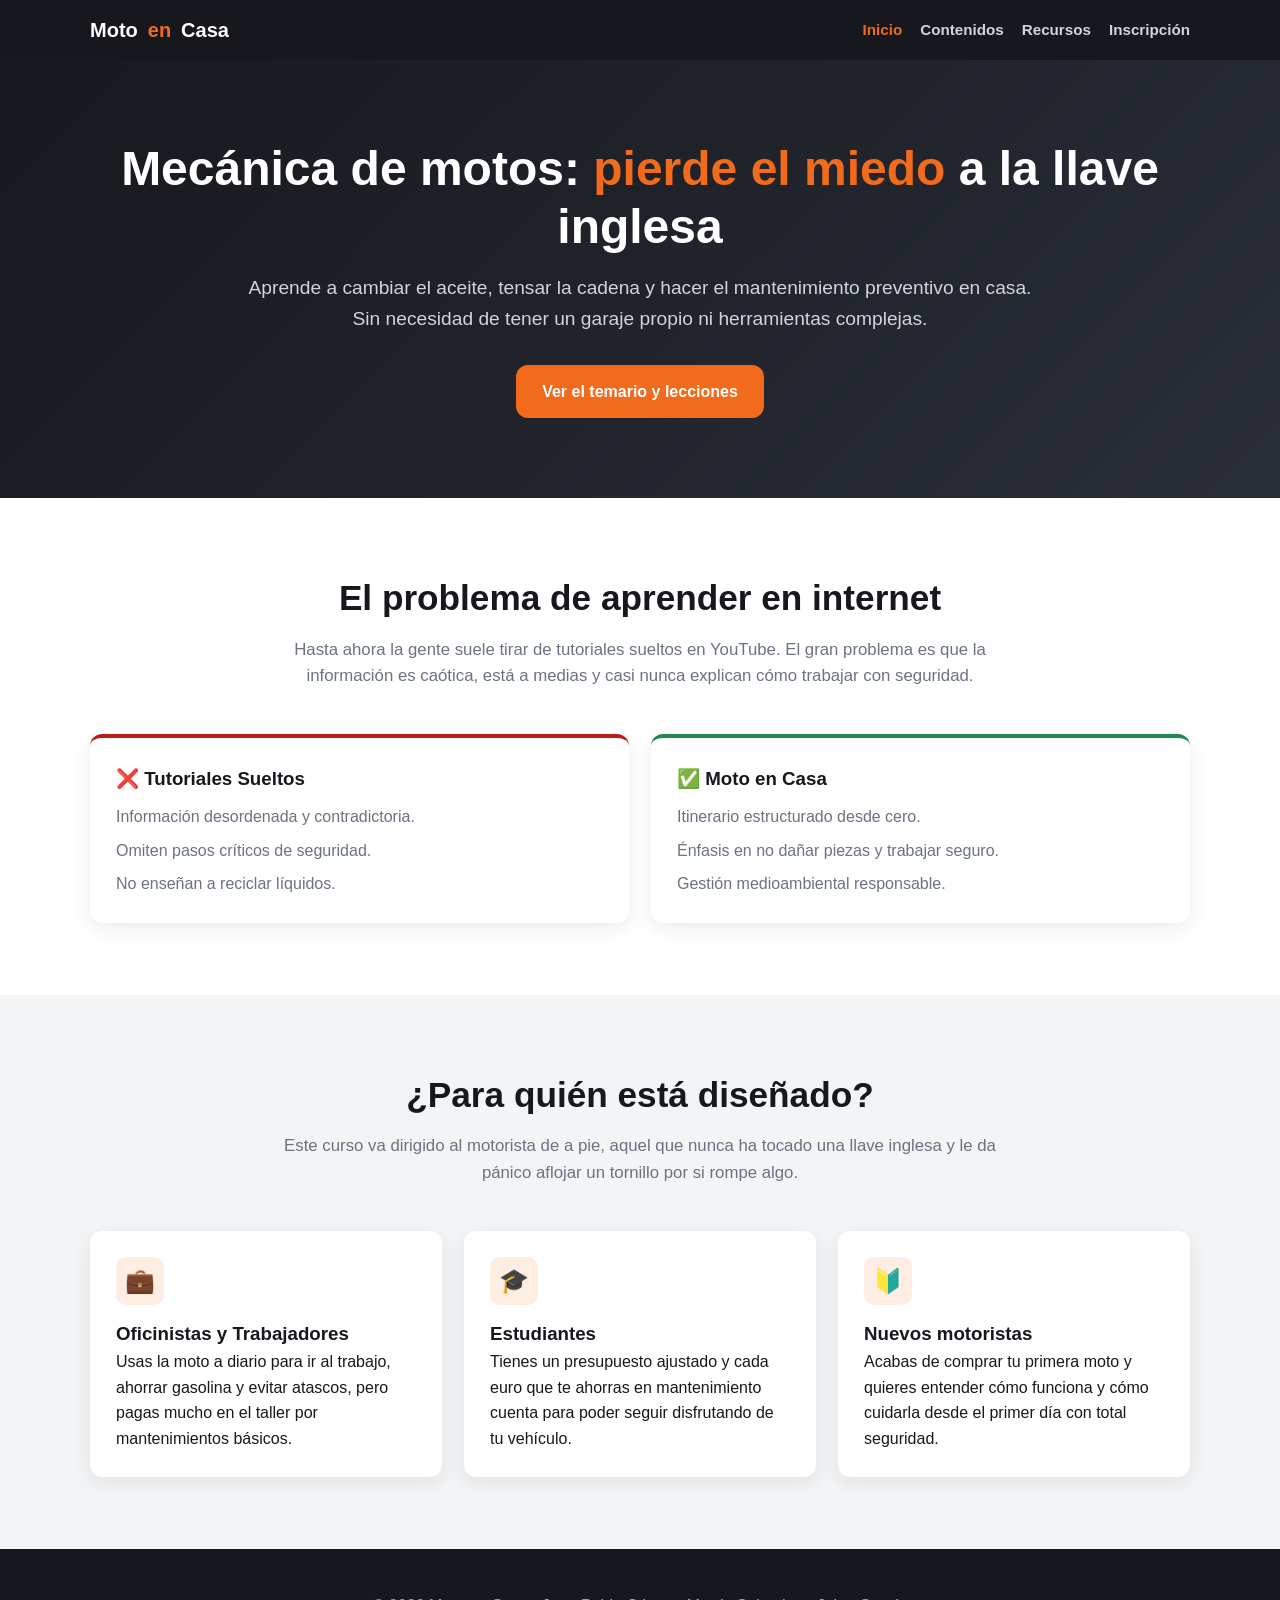
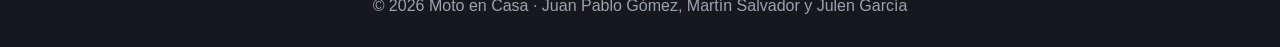
<file: index.html>
<!DOCTYPE html>
<html lang="es">
<head>
  <meta charset="UTF-8">
  <title>Moto en Casa | Inicio</title>
  <link rel="stylesheet" href="estilos.css">
</head>
<body>
  <header class="principal">
    <div class="contenedor">
      <a href="index.html" class="logo">Moto<span>en</span>Casa</a>
      <nav>
        <ul>
          <li><a href="index.html" class="activo">Inicio</a></li>
          <li><a href="contenidos.html">Contenidos</a></li>
          <li><a href="recursos.html">Recursos</a></li>
          <li><a href="inscripcion.html">Inscripción</a></li>
        </ul>
      </nav>
    </div>
  </header>

  <main>
    <section class="hero">
      <div class="contenedor">
        <h1>Mecánica de motos: <mark>pierde el miedo</mark> a la llave inglesa</h1>
        <p style="font-size: 1.2rem; color: #d1d5db; margin-bottom: 30px; max-width: 800px; margin-inline: auto;">Aprende a cambiar el aceite, tensar la cadena y hacer el mantenimiento preventivo en casa. Sin necesidad de tener un garaje propio ni herramientas complejas.</p>
        <a href="contenidos.html" class="boton primario">Ver el temario y lecciones</a>
      </div>
    </section>

    <section>
      <div class="contenedor">
        <header class="titulo-seccion">
          <h2>El problema de aprender en internet</h2>
          <p>Hasta ahora la gente suele tirar de tutoriales sueltos en YouTube. El gran problema es que la información es caótica, está a medias y casi nunca explican cómo trabajar con seguridad.</p>
        </header>
        <div class="rejilla">
          <article class="tarjeta" style="border-top: 4px solid #b91c1c;">
            <h3>❌ Tutoriales Sueltos</h3>
            <ul style="list-style: none; margin-top: 10px; color: var(--gris);">
              <li style="margin-bottom: 8px;">Información desordenada y contradictoria.</li>
              <li style="margin-bottom: 8px;">Omiten pasos críticos de seguridad.</li>
              <li>No enseñan a reciclar líquidos.</li>
            </ul>
          </article>
          <article class="tarjeta" style="border-top: 4px solid var(--verde);">
            <h3>✅ Moto en Casa</h3>
            <ul style="list-style: none; margin-top: 10px; color: var(--gris);">
              <li style="margin-bottom: 8px;">Itinerario estructurado desde cero.</li>
              <li style="margin-bottom: 8px;">Énfasis en no dañar piezas y trabajar seguro.</li>
              <li>Gestión medioambiental responsable.</li>
            </ul>
          </article>
        </div>
      </div>
    </section>

    <section class="gris">
      <div class="contenedor">
        <header class="titulo-seccion">
          <h2>¿Para quién está diseñado?</h2>
          <p>Este curso va dirigido al motorista de a pie, aquel que nunca ha tocado una llave inglesa y le da pánico aflojar un tornillo por si rompe algo.</p>
        </header>
        <div class="rejilla">
          <article class="tarjeta">
            <div class="icono">💼</div>
            <h3>Oficinistas y Trabajadores</h3>
            <p>Usas la moto a diario para ir al trabajo, ahorrar gasolina y evitar atascos, pero pagas mucho en el taller por mantenimientos básicos.</p>
          </article>
          <article class="tarjeta">
            <div class="icono">🎓</div>
            <h3>Estudiantes</h3>
            <p>Tienes un presupuesto ajustado y cada euro que te ahorras en mantenimiento cuenta para poder seguir disfrutando de tu vehículo.</p>
          </article>
          <article class="tarjeta">
            <div class="icono">🔰</div>
            <h3>Nuevos motoristas</h3>
            <p>Acabas de comprar tu primera moto y quieres entender cómo funciona y cómo cuidarla desde el primer día con total seguridad.</p>
          </article>
        </div>
      </div>
    </section>
  </main>
  
  <footer>
    <div class="contenedor"><p>&copy; 2026 Moto en Casa · Juan Pablo Gómez, Martín Salvador y Julen García</p></div>
  </footer>
</body>
</html>
</file>
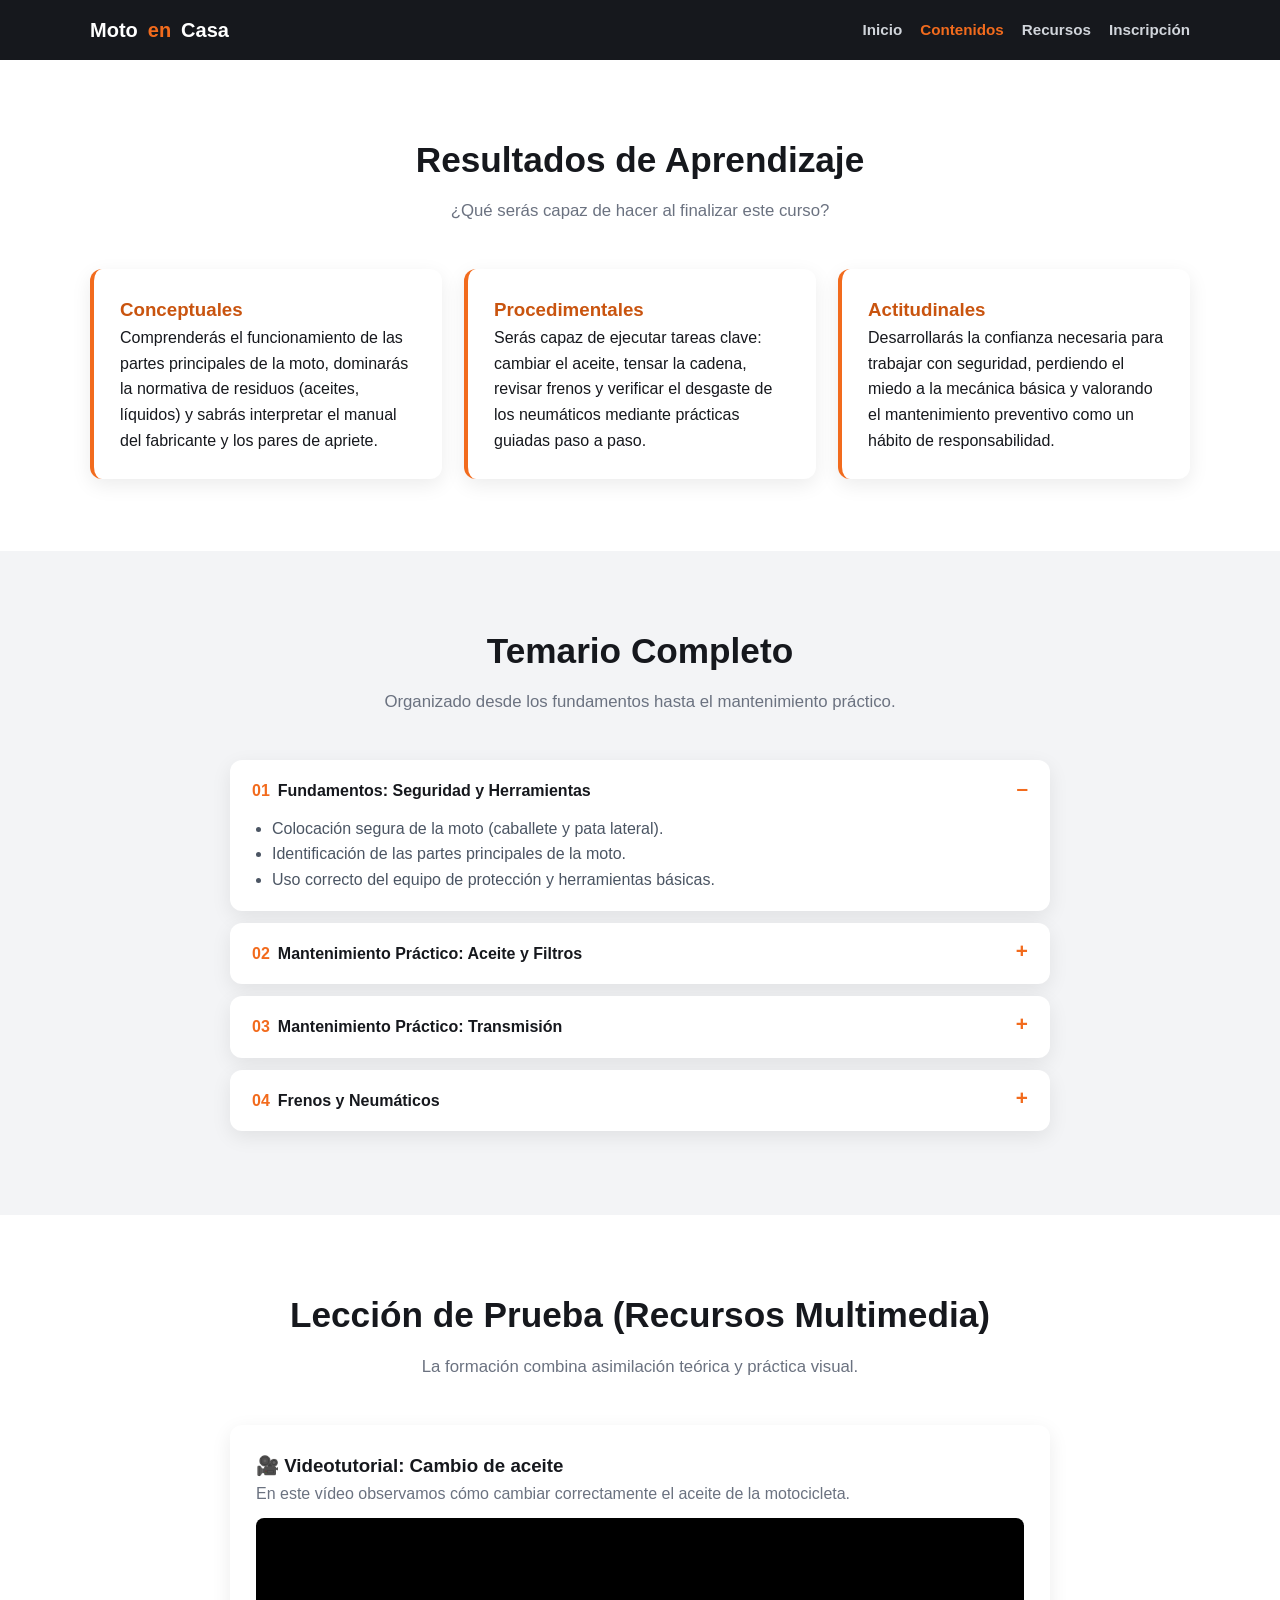
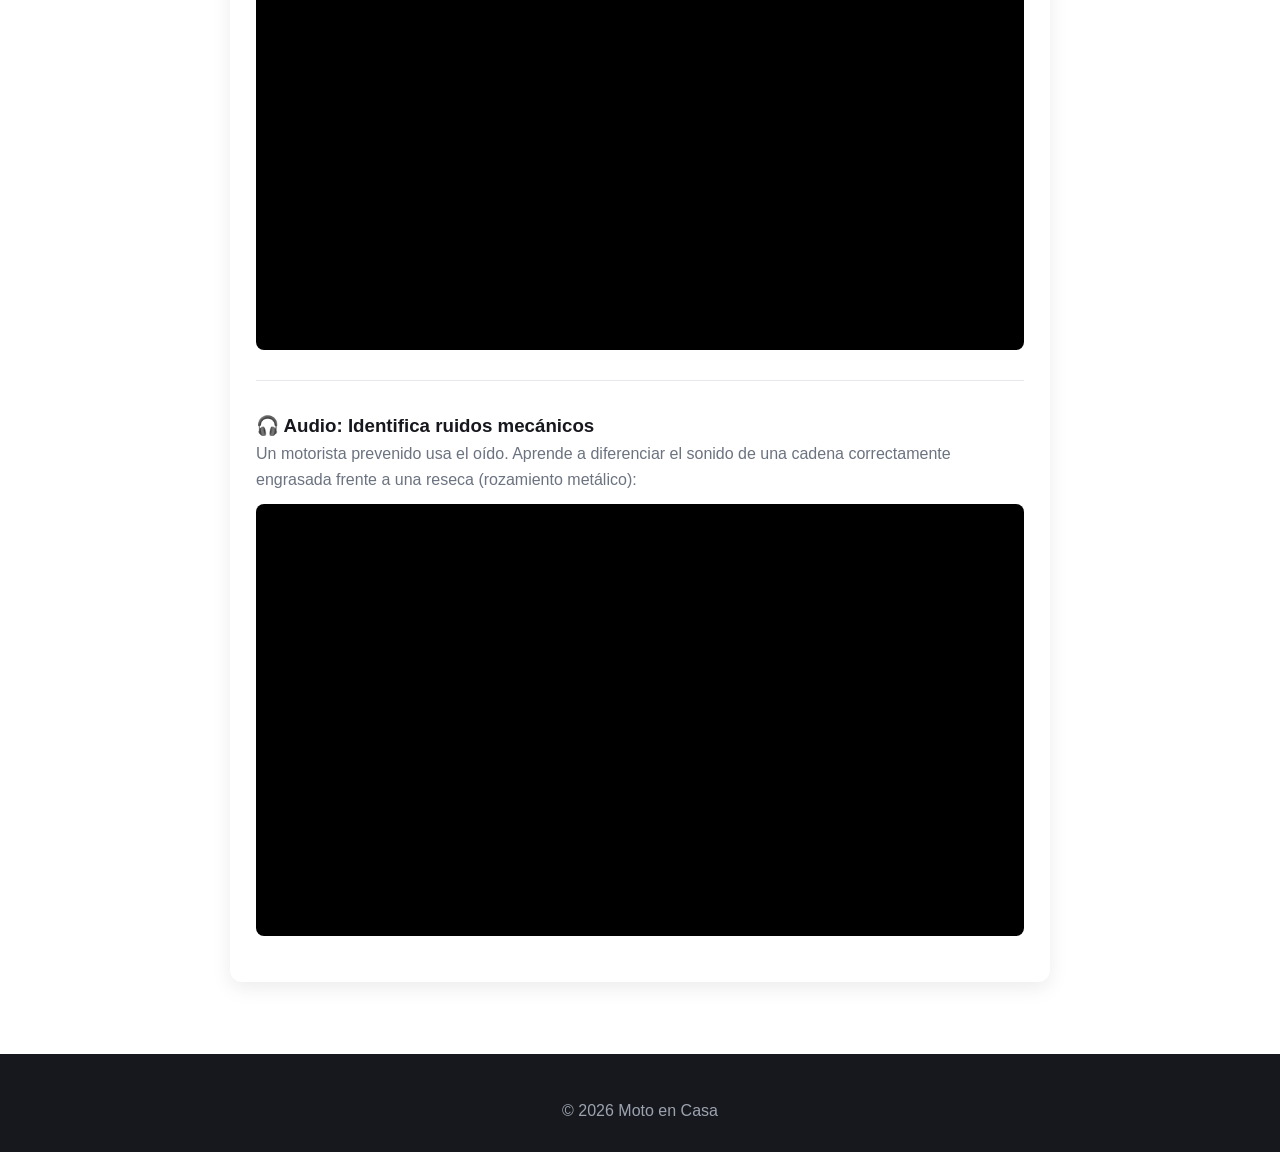
<file: contenidos.html>
<!DOCTYPE html>
<html lang="es">
<head>
  <meta charset="UTF-8">
  <title>Moto en Casa | Contenidos</title>
  <link rel="stylesheet" href="estilos.css">
</head>
<body>
  <header class="principal">
    <div class="contenedor">
      <a href="index.html" class="logo">Moto<span>en</span>Casa</a>
      <nav>
        <ul>
          <li><a href="index.html">Inicio</a></li>
          <li><a href="contenidos.html" class="activo">Contenidos</a></li>
          <li><a href="recursos.html">Recursos</a></li>
          <li><a href="inscripcion.html">Inscripción</a></li>
        </ul>
      </nav>
    </div>
  </header>

  <main>
    <section>
      <div class="contenedor">
        <header class="titulo-seccion">
          <h2>Resultados de Aprendizaje</h2>
          <p>¿Qué serás capaz de hacer al finalizar este curso?</p>
        </header>
        <div class="rejilla">
          <article class="tarjeta" style="border-left: 4px solid var(--naranja);">
            <h3 style="color: var(--naranja-oscuro);">Conceptuales</h3>
            <p>Comprenderás el funcionamiento de las partes principales de la moto, dominarás la normativa de residuos (aceites, líquidos) y sabrás interpretar el manual del fabricante y los pares de apriete.</p>
          </article>
          <article class="tarjeta" style="border-left: 4px solid var(--naranja);">
            <h3 style="color: var(--naranja-oscuro);">Procedimentales</h3>
            <p>Serás capaz de ejecutar tareas clave: cambiar el aceite, tensar la cadena, revisar frenos y verificar el desgaste de los neumáticos mediante prácticas guiadas paso a paso.</p>
          </article>
          <article class="tarjeta" style="border-left: 4px solid var(--naranja);">
            <h3 style="color: var(--naranja-oscuro);">Actitudinales</h3>
            <p>Desarrollarás la confianza necesaria para trabajar con seguridad, perdiendo el miedo a la mecánica básica y valorando el mantenimiento preventivo como un hábito de responsabilidad.</p>
          </article>
        </div>
      </div>
    </section>

    <section class="gris">
      <div class="contenedor" style="max-width: 820px; margin: 0 auto;">
        <header class="titulo-seccion">
          <h2>Temario Completo</h2>
          <p>Organizado desde los fundamentos hasta el mantenimiento práctico.</p>
        </header>
        
        <details open>
          <summary><span><span class="modulo-num">01</span>Fundamentos: Seguridad y Herramientas</span></summary>
          <ul>
            <li>Colocación segura de la moto (caballete y pata lateral).</li>
            <li>Identificación de las partes principales de la moto.</li>
            <li>Uso correcto del equipo de protección y herramientas básicas.</li>
          </ul>
        </details>
        <details>
          <summary><span><span class="modulo-num">02</span>Mantenimiento Práctico: Aceite y Filtros</span></summary>
          <ul>
            <li>Comprobación del nivel y elección de la viscosidad adecuada.</li>
            <li>Proceso de vaciado, sustitución de filtro y llenado sin derrames.</li>
            <li>Gestión y reciclaje del aceite usado según normativa.</li>
          </ul>
        </details>
        <details>
          <summary><span><span class="modulo-num">03</span>Mantenimiento Práctico: Transmisión</span></summary>
          <ul>
            <li>Limpieza profunda con productos específicos.</li>
            <li>Engrase correcto (interior vs exterior de los eslabones).</li>
            <li>Medición de holgura y tensado mediante el eje trasero.</li>
          </ul>
        </details>
        <details>
          <summary><span><span class="modulo-num">04</span>Frenos y Neumáticos</span></summary>
          <ul>
            <li>Revisión del testigo de desgaste de las pastillas.</li>
            <li>Verificación del nivel del líquido de frenos.</li>
            <li>Lectura de presiones, códigos de fabricación y desgaste de neumáticos.</li>
          </ul>
        </details>
      </div>
    </section>

    <section>
      <div class="contenedor" style="max-width: 820px; margin: 0 auto;">
        <header class="titulo-seccion">
          <h2>Lección de Prueba (Recursos Multimedia)</h2>
          <p>La formación combina asimilación teórica y práctica visual.</p>
        </header>
        <div class="tarjeta">
          <!-- VÍDEO DE YOUTUBE -->
      <h3>🎥 Videotutorial: Cambio de aceite</h3>
      <p style="margin-bottom: 12px; color: var(--gris);">En este vídeo observamos cómo cambiar correctamente el aceite de la motocicleta.</p>
      <div class="video-responsive">
        <iframe width="560" height="315" src="https://www.youtube.com/embed/Yk4vhh2anGo?si=etHVQVK65oGwpufr" title="YouTube video player" frameborder="0" allow="accelerometer; autoplay; clipboard-write; encrypted-media; gyroscope; picture-in-picture; web-share" referrerpolicy="strict-origin-when-cross-origin" allowfullscreen></iframe>
      </div>
          
          <hr style="margin: 30px 0; border: 0; border-top: 1px solid #e5e7eb;">
          
          <h3>🎧 Audio: Identifica ruidos mecánicos</h3>
          <p style="margin-bottom: 12px; color: var(--gris);">Un motorista prevenido usa el oído. Aprende a diferenciar el sonido de una cadena correctamente engrasada frente a una reseca (rozamiento metálico):</p>
          <div class="video-responsive">
            <iframe src="https://www.youtube.com/embed/iTVDW3MZ-8c" title="Audio: ruidos de una cadena engrasada frente a una reseca" allow="accelerometer; autoplay; clipboard-write; encrypted-media; gyroscope; picture-in-picture; web-share" referrerpolicy="strict-origin-when-cross-origin" allowfullscreen></iframe>
          </div>
        </div>
      </div>
    </section>
  </main>
  
  <footer>
    <div class="contenedor"><p>&copy; 2026 Moto en Casa</p></div>
  </footer>
</body>
</html>
</file>
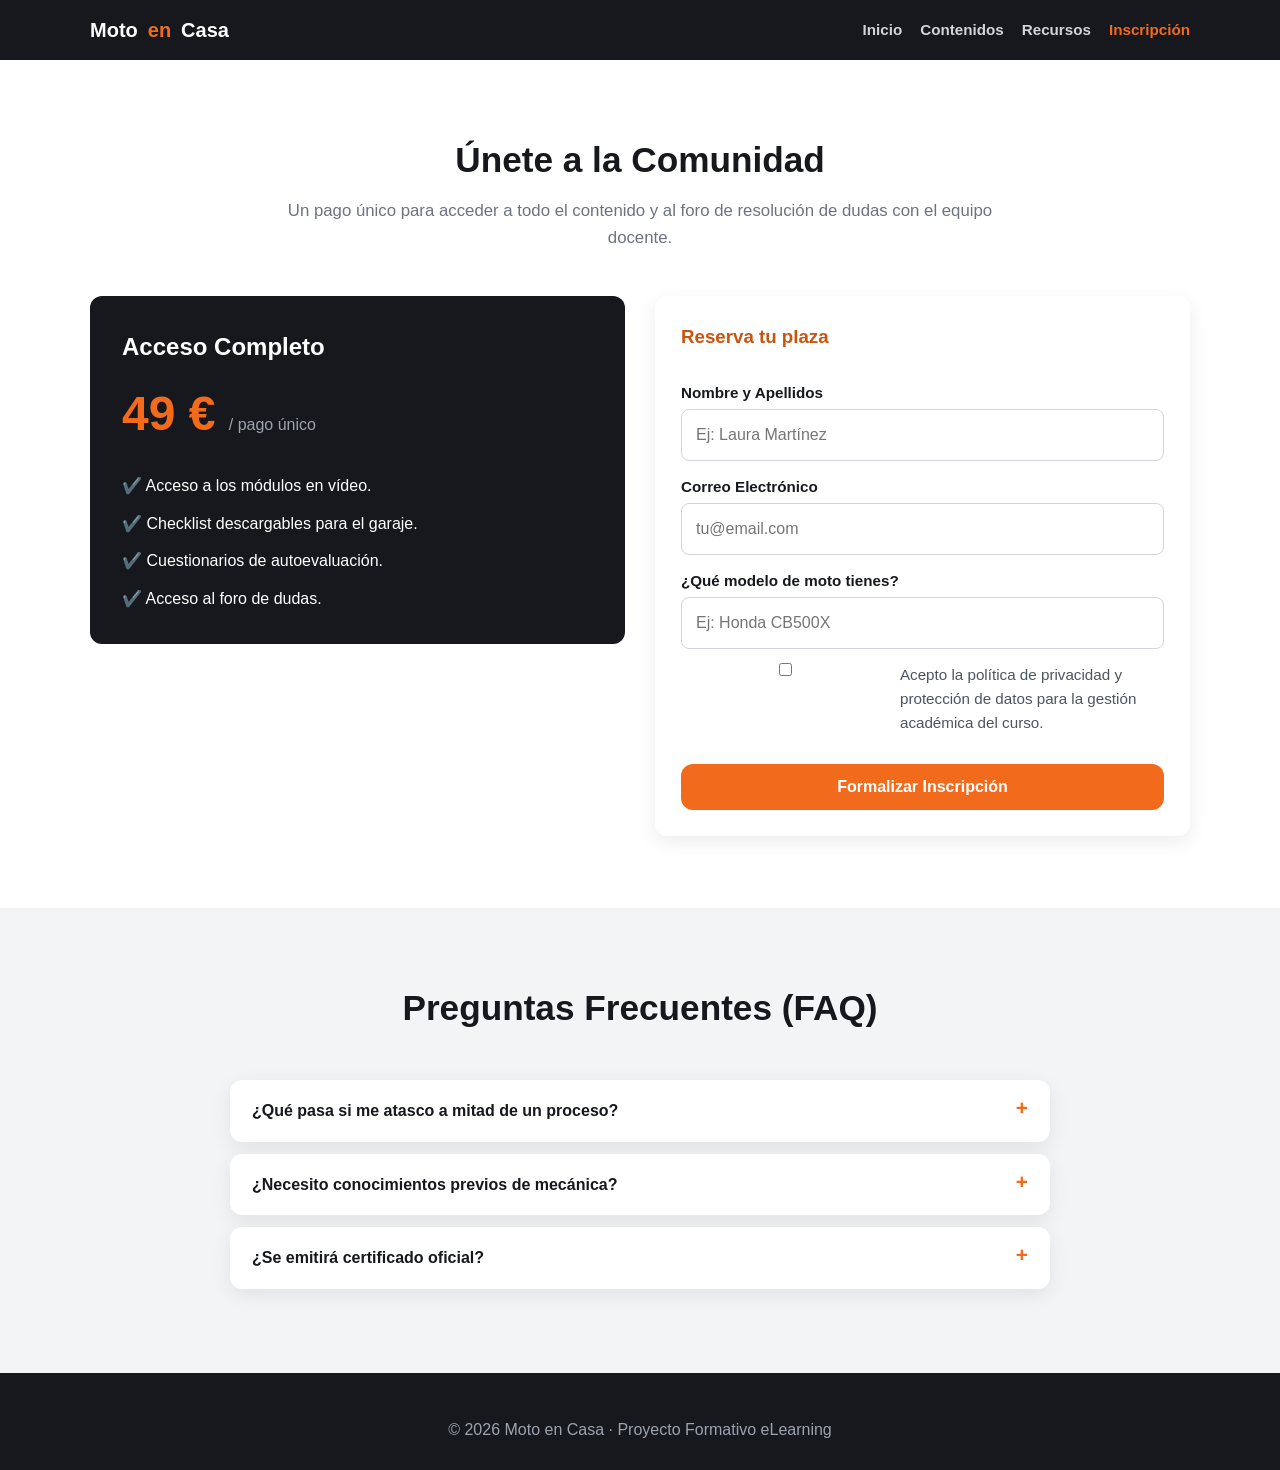
<file: inscripcion.html>
<!DOCTYPE html>
<html lang="es">
<head>
  <meta charset="UTF-8">
  <title>Moto en Casa | Inscripción</title>
  <link rel="stylesheet" href="estilos.css">
</head>
<body>
  <header class="principal">
    <div class="contenedor">
      <a href="index.html" class="logo">Moto<span>en</span>Casa</a>
      <nav>
        <ul>
          <li><a href="index.html">Inicio</a></li>
          <li><a href="contenidos.html">Contenidos</a></li>
          <li><a href="recursos.html">Recursos</a></li>
          <li><a href="inscripcion.html" class="activo">Inscripción</a></li>
        </ul>
      </nav>
    </div>
  </header>

  <main>
    <section>
      <div class="contenedor">
        <header class="titulo-seccion">
          <h2>Únete a la Comunidad</h2>
          <p>Un pago único para acceder a todo el contenido y al foro de resolución de dudas con el equipo docente.</p>
        </header>

        <div class="inscripcion">
          <aside class="precio">
            <h3 style="font-size: 1.5rem; margin-bottom: 10px;">Acceso Completo</h3>
            <p class="cifra">49 € <small style="font-size: 1rem; font-weight: normal; color: #9ca3af;">/ pago único</small></p>
            <ul style="list-style: none; margin-top: 20px; display: grid; gap: 12px;">
              <li>✔️ Acceso a los módulos en vídeo.</li>
              <li>✔️ Checklist descargables para el garaje.</li>
              <li>✔️ Cuestionarios de autoevaluación.</li>
              <li>✔️ Acceso al foro de dudas.</li>
            </ul>
          </aside>

          <form class="tarjeta">
            <h3 style="margin-bottom: 15px; color: var(--naranja-oscuro);">Reserva tu plaza</h3>
            <div>
              <label>Nombre y Apellidos</label>
              <input type="text" required placeholder="Ej: Laura Martínez">
            </div>
            <div>
              <label>Correo Electrónico</label>
              <input type="email" required placeholder="tu@email.com">
            </div>
            <div>
              <label>¿Qué modelo de moto tienes?</label>
              <input type="text" placeholder="Ej: Honda CB500X">
            </div>
            <div class="check-legal">
              <input type="checkbox" required id="priv">
              <label for="priv" style="font-weight: normal;">Acepto la política de privacidad y protección de datos para la gestión académica del curso.</label>
            </div>
            <button type="button" class="boton primario" style="margin-top: 10px;" onclick="alert('Datos guardados. ¡Nos vemos en clase!')">Formalizar Inscripción</button>
          </form>
        </div>
      </div>
    </section>

    <section class="gris">
      <div class="contenedor" style="max-width: 820px; margin: 0 auto;">
        <header class="titulo-seccion">
          <h2>Preguntas Frecuentes (FAQ)</h2>
        </header>
        <details>
          <summary>¿Qué pasa si me atasco a mitad de un proceso?</summary>
          <p>El curso incluye acceso a una comunidad en el foro. Puedes subir una foto de tu problema y los formadores (Juan Pablo, Martín o Julen) te daremos feedback para ayudarte a continuar de forma segura.</p>
        </details>
        <details>
          <summary>¿Necesito conocimientos previos de mecánica?</summary>
          <p>En absoluto. El curso asume que empiezas desde cero, partiendo de los fundamentos más básicos (qué es cada llave y cómo usarla).</p>
        </details>
        <details>
          <summary>¿Se emitirá certificado oficial?</summary>
          <p>Se trata de formación no reglada diseñada para el aprendizaje práctico y personal. Se emitirá un certificado de aprovechamiento al superar los test de asimilación, pero no es un título oficial de taller.</p>
        </details>
      </div>
    </section>
  </main>

  <footer>
    <div class="contenedor"><p>&copy; 2026 Moto en Casa · Proyecto Formativo eLearning</p></div>
  </footer>
</body>
</html>
</file>
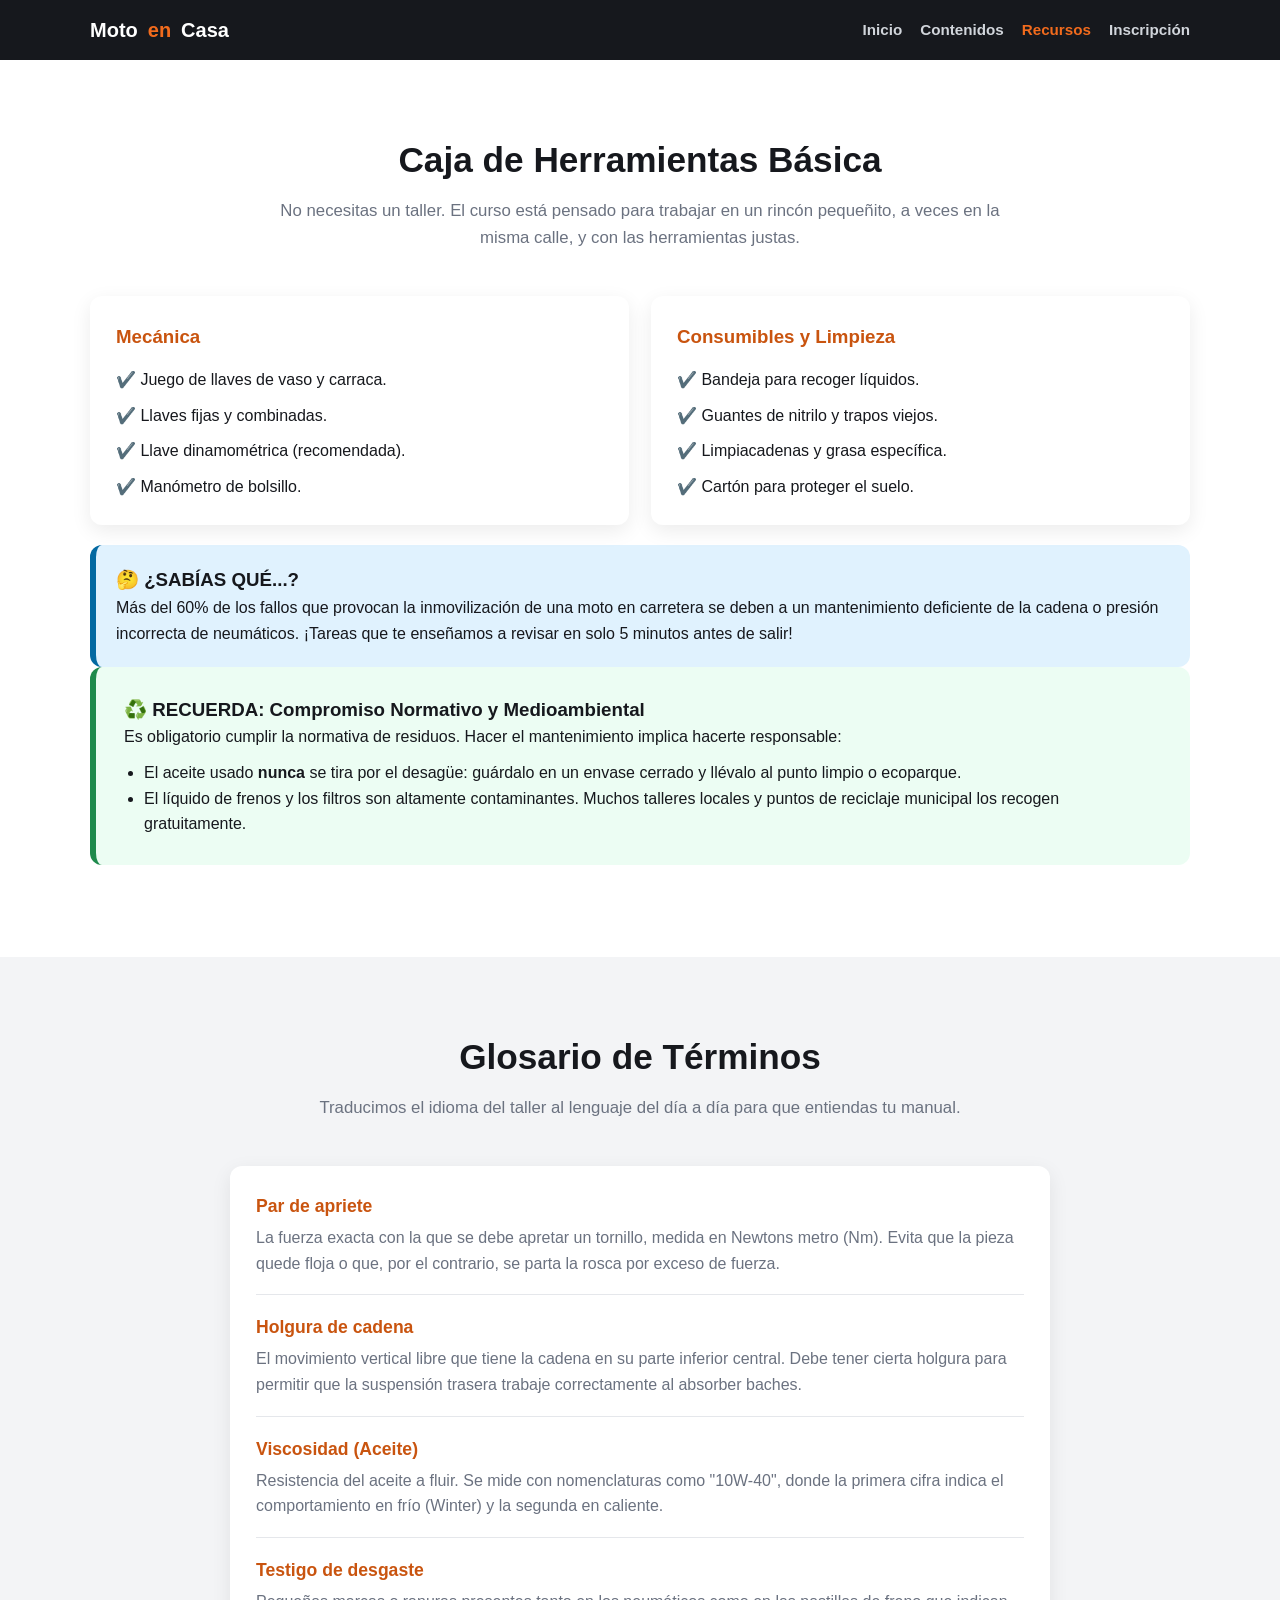
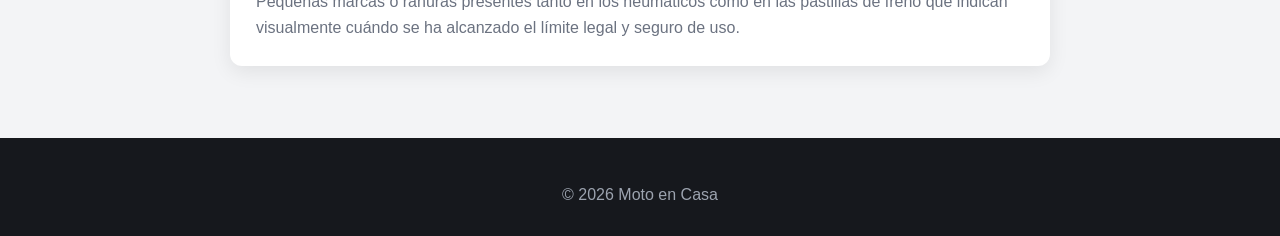
<file: recursos.html>
<!DOCTYPE html>
<html lang="es">
<head>
  <meta charset="UTF-8">
  <title>Moto en Casa | Recursos</title>
  <link rel="stylesheet" href="estilos.css">
</head>
<body>
  <header class="principal">
    <div class="contenedor">
      <a href="index.html" class="logo">Moto<span>en</span>Casa</a>
      <nav>
        <ul>
          <li><a href="index.html">Inicio</a></li>
          <li><a href="contenidos.html">Contenidos</a></li>
          <li><a href="recursos.html" class="activo">Recursos</a></li>
          <li><a href="inscripcion.html">Inscripción</a></li>
        </ul>
      </nav>
    </div>
  </header>

  <main>
    <section>
      <div class="contenedor">
        <header class="titulo-seccion">
          <h2>Caja de Herramientas Básica</h2>
          <p>No necesitas un taller. El curso está pensado para trabajar en un rincón pequeñito, a veces en la misma calle, y con las herramientas justas.</p>
        </header>
        
        <div class="rejilla">
          <div class="tarjeta">
            <h3 style="color: var(--naranja-oscuro); margin-bottom: 15px;">Mecánica</h3>
            <ul style="list-style: none; padding-left: 0; display: grid; gap: 10px;">
              <li>✔️ Juego de llaves de vaso y carraca.</li>
              <li>✔️ Llaves fijas y combinadas.</li>
              <li>✔️ Llave dinamométrica (recomendada).</li>
              <li>✔️ Manómetro de bolsillo.</li>
            </ul>
          </div>
          <div class="tarjeta">
            <h3 style="color: var(--naranja-oscuro); margin-bottom: 15px;">Consumibles y Limpieza</h3>
            <ul style="list-style: none; padding-left: 0; display: grid; gap: 10px;">
              <li>✔️ Bandeja para recoger líquidos.</li>
              <li>✔️ Guantes de nitrilo y trapos viejos.</li>
              <li>✔️ Limpiacadenas y grasa específica.</li>
              <li>✔️ Cartón para proteger el suelo.</li>
            </ul>
          </div>
        </div>

        <div class="sabias-que">
          <h3>🤔 ¿SABÍAS QUÉ...?</h3>
          <p>Más del 60% de los fallos que provocan la inmovilización de una moto en carretera se deben a un mantenimiento deficiente de la cadena o presión incorrecta de neumáticos. ¡Tareas que te enseñamos a revisar en solo 5 minutos antes de salir!</p>
        </div>

        <div class="aviso-verde">
          <h3>♻️ RECUERDA: Compromiso Normativo y Medioambiental</h3>
          <p>Es obligatorio cumplir la normativa de residuos. Hacer el mantenimiento implica hacerte responsable:</p>
          <ul style="margin-top: 10px; margin-left: 20px;">
            <li>El aceite usado <strong>nunca</strong> se tira por el desagüe: guárdalo en un envase cerrado y llévalo al punto limpio o ecoparque.</li>
            <li>El líquido de frenos y los filtros son altamente contaminantes. Muchos talleres locales y puntos de reciclaje municipal los recogen gratuitamente.</li>
          </ul>
        </div>
      </div>
    </section>

    <section class="gris">
      <div class="contenedor">
        <header class="titulo-seccion">
          <h2>Glosario de Términos</h2>
          <p>Traducimos el idioma del taller al lenguaje del día a día para que entiendas tu manual.</p>
        </header>
        <div class="tarjeta" style="max-width: 820px; margin: 0 auto;">
          <dl style="display: grid; gap: 18px;">
            <div>
              <dt style="font-weight:bold; color:var(--naranja-oscuro); font-size: 1.1rem;">Par de apriete</dt>
              <dd style="color: var(--gris); margin-top: 5px;">La fuerza exacta con la que se debe apretar un tornillo, medida en Newtons metro (Nm). Evita que la pieza quede floja o que, por el contrario, se parta la rosca por exceso de fuerza.</dd>
            </div>
            <hr style="border: 0; border-top: 1px solid #e5e7eb;">
            <div>
              <dt style="font-weight:bold; color:var(--naranja-oscuro); font-size: 1.1rem;">Holgura de cadena</dt>
              <dd style="color: var(--gris); margin-top: 5px;">El movimiento vertical libre que tiene la cadena en su parte inferior central. Debe tener cierta holgura para permitir que la suspensión trasera trabaje correctamente al absorber baches.</dd>
            </div>
            <hr style="border: 0; border-top: 1px solid #e5e7eb;">
            <div>
              <dt style="font-weight:bold; color:var(--naranja-oscuro); font-size: 1.1rem;">Viscosidad (Aceite)</dt>
              <dd style="color: var(--gris); margin-top: 5px;">Resistencia del aceite a fluir. Se mide con nomenclaturas como "10W-40", donde la primera cifra indica el comportamiento en frío (Winter) y la segunda en caliente.</dd>
            </div>
            <hr style="border: 0; border-top: 1px solid #e5e7eb;">
            <div>
              <dt style="font-weight:bold; color:var(--naranja-oscuro); font-size: 1.1rem;">Testigo de desgaste</dt>
              <dd style="color: var(--gris); margin-top: 5px;">Pequeñas marcas o ranuras presentes tanto en los neumáticos como en las pastillas de freno que indican visualmente cuándo se ha alcanzado el límite legal y seguro de uso.</dd>
            </div>
          </dl>
        </div>
      </div>
    </section>
  </main>

  <footer>
    <div class="contenedor"><p>&copy; 2026 Moto en Casa</p></div>
  </footer>
</body>
</html>
</file>
<file: estilos.css>
:root {
  --negro: #16181d; --gris-oscuro: #2a2e37; --gris: #6b7280; --gris-claro: #f3f4f6;
  --blanco: #ffffff; --naranja: #f26b1d; --naranja-oscuro: #c9540f; --verde: #1f8a4c;
  --azul-claro: #e0f2fe; --azul-oscuro: #0369a1; --radio: 12px;
  --sombra: 0 6px 20px rgba(0, 0, 0, 0.08);
}
* { box-sizing: border-box; margin: 0; padding: 0; }
body { font-family: "Segoe UI", Roboto, Helvetica, sans-serif; line-height: 1.6; color: var(--negro); background: var(--blanco); }
a { color: var(--naranja-oscuro); text-decoration: none; }
.contenedor { width: min(1100px, 100% - 32px); margin-inline: auto; }

/* Cabecera */
header.principal { position: sticky; top: 0; z-index: 10; background: var(--negro); color: var(--blanco); }
header.principal .contenedor { display: flex; align-items: center; justify-content: space-between; gap: 16px; padding: 14px 0; flex-wrap: wrap; }
.logo { display: flex; align-items: center; gap: 10px; font-weight: 800; font-size: 1.25rem; color: var(--blanco); }
.logo span { color: var(--naranja); }
nav ul { display: flex; gap: 18px; list-style: none; flex-wrap: wrap; }
nav a { color: #d1d5db; font-size: 0.95rem; font-weight: 600;}
nav a:hover, nav a.activo { color: var(--naranja); }

/* Secciones generales */
section { padding: 72px 0; }
section.gris { background: var(--gris-claro); }
.titulo-seccion { text-align: center; max-width: 720px; margin: 0 auto 44px; }
.titulo-seccion h2 { font-size: clamp(1.6rem, 3vw, 2.2rem); margin-bottom: 10px; }
.titulo-seccion p { color: var(--gris); font-size: 1.05rem; }
.rejilla { display: grid; gap: 22px; grid-template-columns: repeat(auto-fit, minmax(280px, 1fr)); }
.tarjeta { background: var(--blanco); border-radius: var(--radio); padding: 26px; box-shadow: var(--sombra); }
.icono { width: 48px; height: 48px; border-radius: 10px; display: grid; place-items: center; background: rgba(242, 107, 29, 0.12); margin-bottom: 14px; font-size: 1.5rem; }

/* Botones */
.boton { display: inline-block; padding: 14px 26px; border-radius: var(--radio); font-weight: 700; cursor: pointer; font-size: 1rem; text-align: center; border: none; }
.boton.primario { background: var(--naranja); color: var(--blanco); }
.boton.primario:hover { background: var(--naranja-oscuro); }

/* Hero */
.hero { background: linear-gradient(135deg, var(--negro) 0%, var(--gris-oscuro) 100%); color: var(--blanco); padding: 80px 0; text-align: center; }
.hero h1 { font-size: clamp(2rem, 4vw, 3rem); margin-bottom: 18px; line-height: 1.2; }
.hero h1 mark { background: none; color: var(--naranja); }

/* Elementos específicos */
.aviso-verde { background: #ecfdf3; border-left: 6px solid var(--verde); border-radius: var(--radio); padding: 28px; margin-bottom: 20px; }
.sabias-que { background: var(--azul-claro); border-left: 6px solid var(--azul-oscuro); border-radius: var(--radio); padding: 20px; margin-top: 20px; }
.video-responsive { position: relative; padding-bottom: 56.25%; height: 0; overflow: hidden; border-radius: 8px; background: #000; margin-bottom: 20px;}
.video-responsive video, .video-responsive iframe { position: absolute; top: 0; left: 0; width: 100%; height: 100%; border: 0; }
.reproductor-audio { width: 100%; margin-top: 10px; }

/* Acordeones (Temario y FAQ) */
details { background: var(--blanco); border-radius: var(--radio); box-shadow: var(--sombra); padding: 18px 22px; margin-bottom: 12px; }
details summary { cursor: pointer; font-weight: 700; list-style: none; display: flex; justify-content: space-between; gap: 12px; }
details summary::-webkit-details-marker { display: none; }
details summary::after { content: "+"; color: var(--naranja); font-size: 1.3rem; line-height: 1; }
details[open] summary::after { content: "–"; }
details p, details ul { margin-top: 12px; color: #4b5563; }
details ul { padding-left: 20px; }
.modulo-num { color: var(--naranja); margin-right: 8px; }

/* Formularios e Inscripción */
.inscripcion { display: grid; grid-template-columns: 1fr 1fr; gap: 30px; align-items: start; }
@media (max-width: 820px) { .inscripcion { grid-template-columns: 1fr; } }
.precio { background: var(--negro); color: var(--blanco); border-radius: var(--radio); padding: 32px; }
.precio .cifra { font-size: 3rem; font-weight: 800; color: var(--naranja); }
form { display: grid; gap: 14px; }
label { font-weight: 600; font-size: 0.95rem; display: block; margin-bottom: 4px; }
input, textarea { width: 100%; padding: 12px 14px; border: 1px solid #d1d5db; border-radius: 8px; font: inherit; }
.check-legal { display: flex; gap: 10px; align-items: flex-start; font-size: 0.9rem; color: #4b5563; }

/* Pie */
footer { background: var(--negro); color: #9ca3af; padding: 44px 0 28px; text-align: center; margin-top: auto; }
</file>
